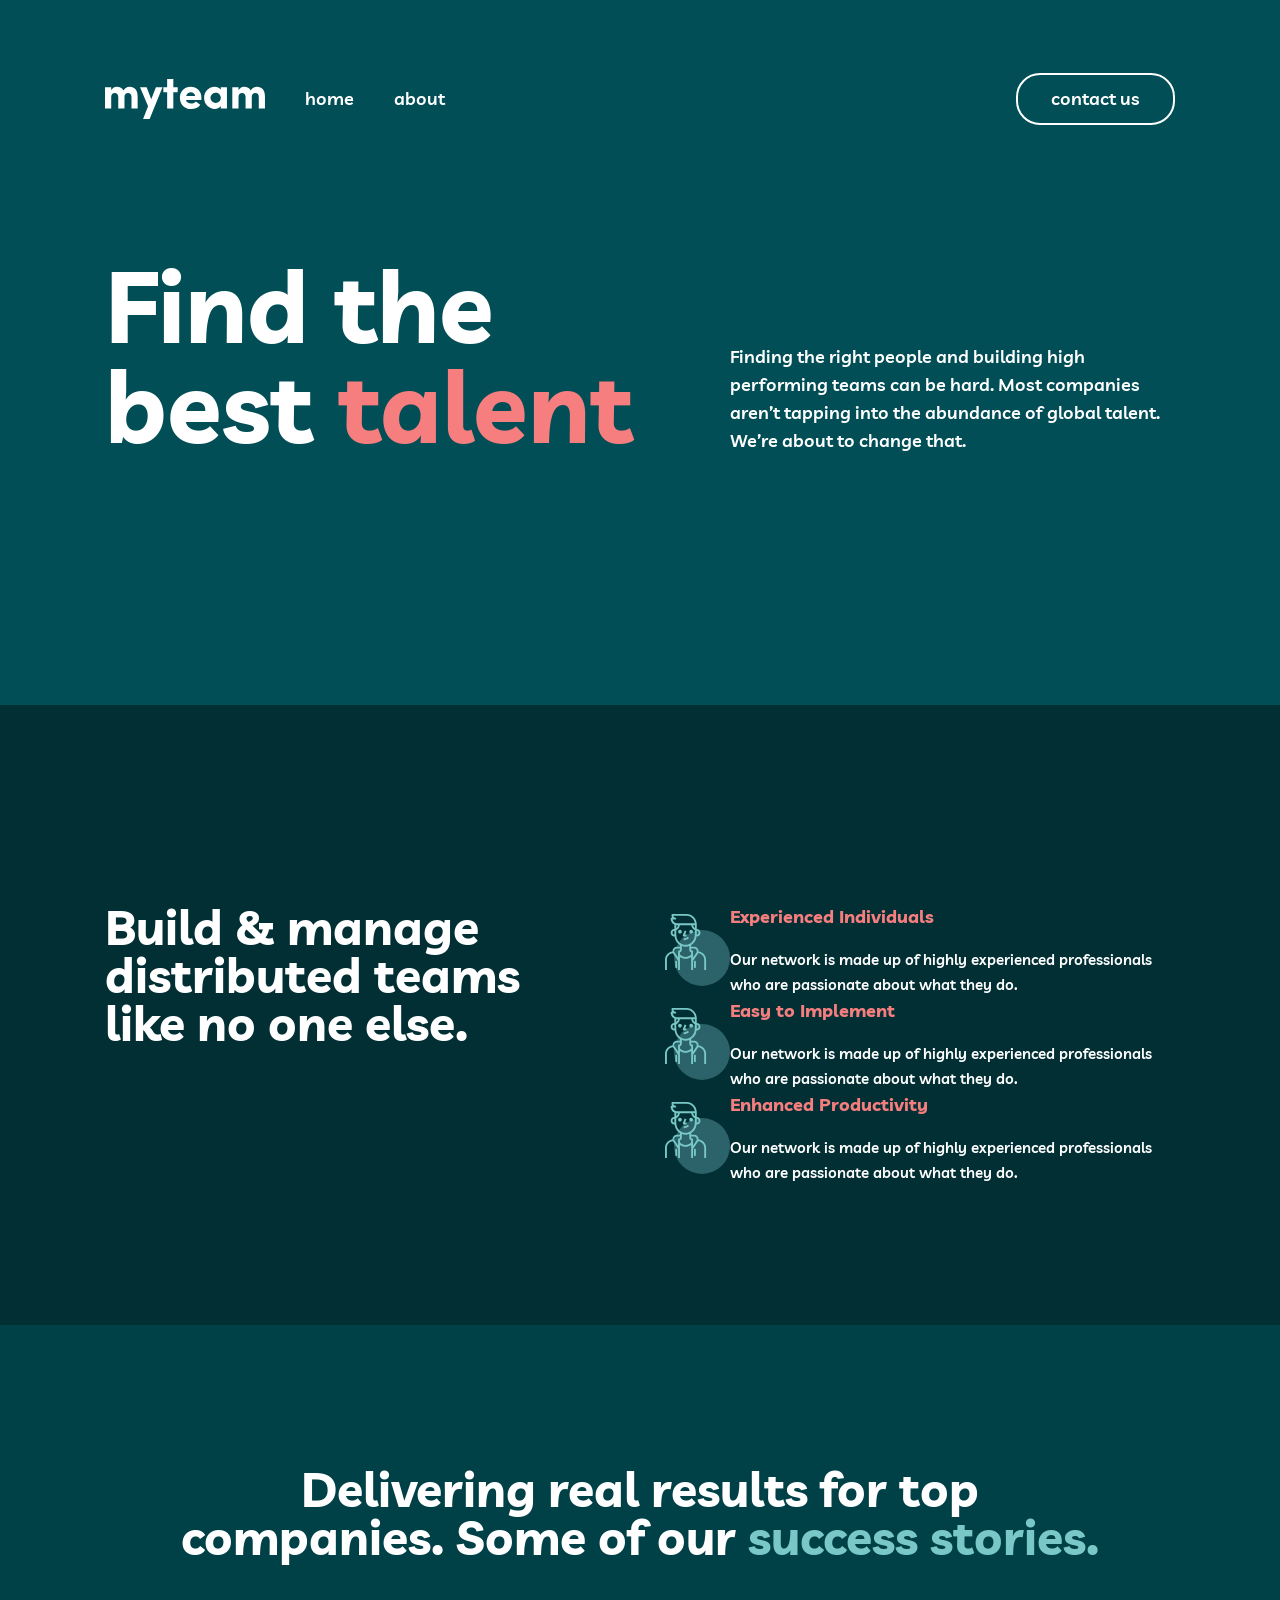
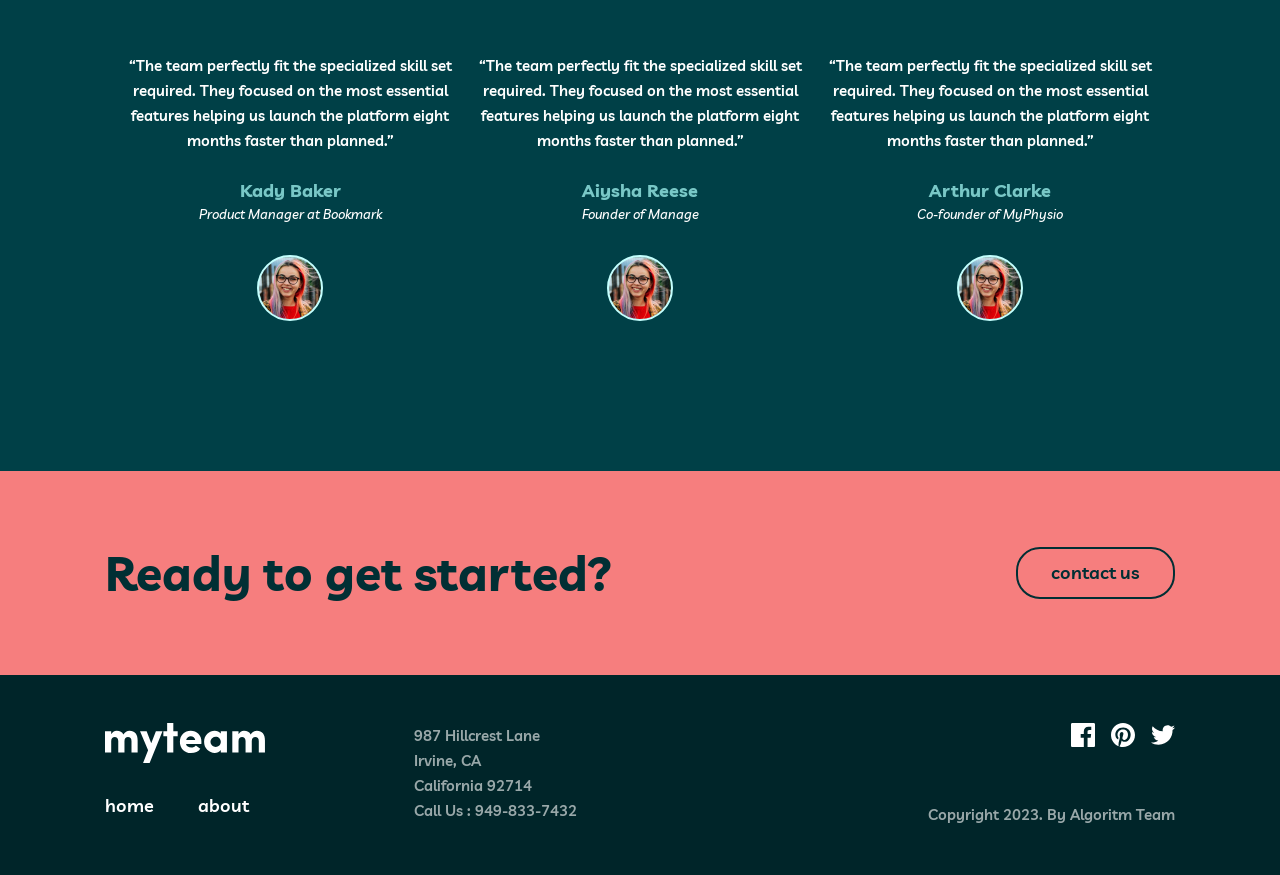
<file: index.html>
<!DOCTYPE html>
<html lang="en">
<head>
    <meta charset="UTF-8">
    <meta name="viewport" content="width=device-width, initial-scale=1.0">
    <title>My Team</title>
    <link rel="stylesheet" href="./style.css">
    
    <link rel="preconnect" href="https://fonts.googleapis.com">
    <link rel="preconnect" href="https://fonts.gstatic.com" crossorigin>
    <link href="https://fonts.googleapis.com/css2?family=Livvic:wght@500;600;700&display=swap" rel="stylesheet">
</head>
<body>
    <header class="header">
        <div class="container">
            <div class="header-wrapper">
                <img class="header-img" src="./myteam-logo.svg" alt="">
                <div class="header-menu-box">
                    <img class="close-img" src="./close.svg" alt="">
                    <a class="header-link" href="./index.html">home</a>
                    <a class="header-link" href="./about.html">about</a>
                    <button class="header-button">contact us</button>
                </div>
                <img class="header-burger" src="./Group 2.svg" alt="">
            </div>
            <div class="header-wrapper-2">
                <h1 class="header-title">Find the <br> best <span class="header-span">talent</span></h1>
                <p class="header-text">Finding the right people and building high performing teams can be hard. Most companies aren’t tapping into the abundance of global talent. We’re about to change that.</p>
            </div>
        </div>
    </header>
    <main class="main">
        <section class="hero">
            <div class="container">
                <div class="hero-wrapper">
                    <h2 class="hero-title">Build & manage distributed teams like no one else.</h2>
                    <div class="hero-box">
                        <div class="hero-box-2">
                            <img class="hero-img" src="./Group 11.svg" alt="">
                            <div class="hero-child-box">
                                <h3 class="hero-child-title">Experienced Individuals</h3>
                                <p class="hero-child-text">Our network is made up of highly experienced professionals who are passionate about what they do.</p>
                            </div>
                        </div>
                        <div class="hero-box-2">
                            <img class="hero-img" src="./Group 11.svg" alt="">
                            <div class="hero-child-box">
                                <h3 class="hero-child-title">Easy to Implement</h3>
                                <p class="hero-child-text">Our network is made up of highly experienced professionals who are passionate about what they do.</p>
                            </div>
                        </div>
                        <div class="hero-box-2">
                            <img class="hero-img" src="./Group 11.svg" alt="">
                            <div class="hero-child-box">
                                <h3 class="hero-child-title">Enhanced Productivity</h3>
                                <p class="hero-child-text">Our network is made up of highly experienced professionals who are passionate about what they do.</p>
                            </div>
                        </div>
                    </div>
                </div>
            </div>
        </section>
        <section class="real">
            <div class="container">
                <h2 class="real-title">Delivering real results for top companies. Some of our <span class="real-span">success stories.</span></h2>
                <div class="real-wrapper">
                    <div class="real-box">
                        <p class="real-text"> “The team perfectly fit the specialized skill set required. They focused on the most essential features helping us launch the platform eight months faster than planned.”</p>
                        <h3 class="real-title-2">Kady Baker</h3>
                        <p class="real-text-2">Product Manager at Bookmark</p>
                        <img class="real-img" src="./Oval@2x.svg" alt="">
                    </div>
                    
                    <div class="real-box">
                        <p class="real-text"> “The team perfectly fit the specialized skill set required. They focused on the most essential features helping us launch the platform eight months faster than planned.”</p>
                        <h3 class="real-title-2">Aiysha Reese</h3>
                        <p class="real-text-2">Founder of Manage</p>
                        <img class="real-img" src="./Oval@2x.svg" alt="">
                    </div>
                    
                    <div class="real-box">
                        <p class="real-text"> “The team perfectly fit the specialized skill set required. They focused on the most essential features helping us launch the platform eight months faster than planned.”</p>
                        <h3 class="real-title-2">Arthur Clarke</h3>
                        <p class="real-text-2">Co-founder of MyPhysio</p>
                        <img class="real-img" src="./Oval@2x.svg" alt="">
                    </div>
                </div>
            </div>
        </section>
        <section class="start">
            <div class="container">
                <div class="start-wrapper">
                    <h3 class="start-title">Ready to get started?</h3>
                    <button class="start-button">contact us</button>
                </div>
            </div>
        </section>
    </main>
    <footer class="footer">
        <div class="container">
            <div class="footer-wrapper">
                <div class="footer-box">
                    <img class="footer-img" src="./myteam-logo.svg" alt="">
                    <div class="footer-child-box">
                        <a class="footer-link" href="#">home</a>
                        <a class="footer-link" href="#">about</a>
                    </div>
                </div>
                <p class="footer-text">
                    987  Hillcrest Lane <br> Irvine, CA <br> California 92714 <br> Call Us : 949-833-7432
                </p>
                <div class="footer-box-2">
                    <a class="footer-social" href="#">
                        <img src="./Group 31.svg" alt="">
                    </a>
                    <p class="footer-text-2">Copyright 2023. By Algoritm Team</p>
                </div>
            </div>
        </div>
    </footer>






    <script src="./js/script.js"></script>
</body>
</html>
</file>
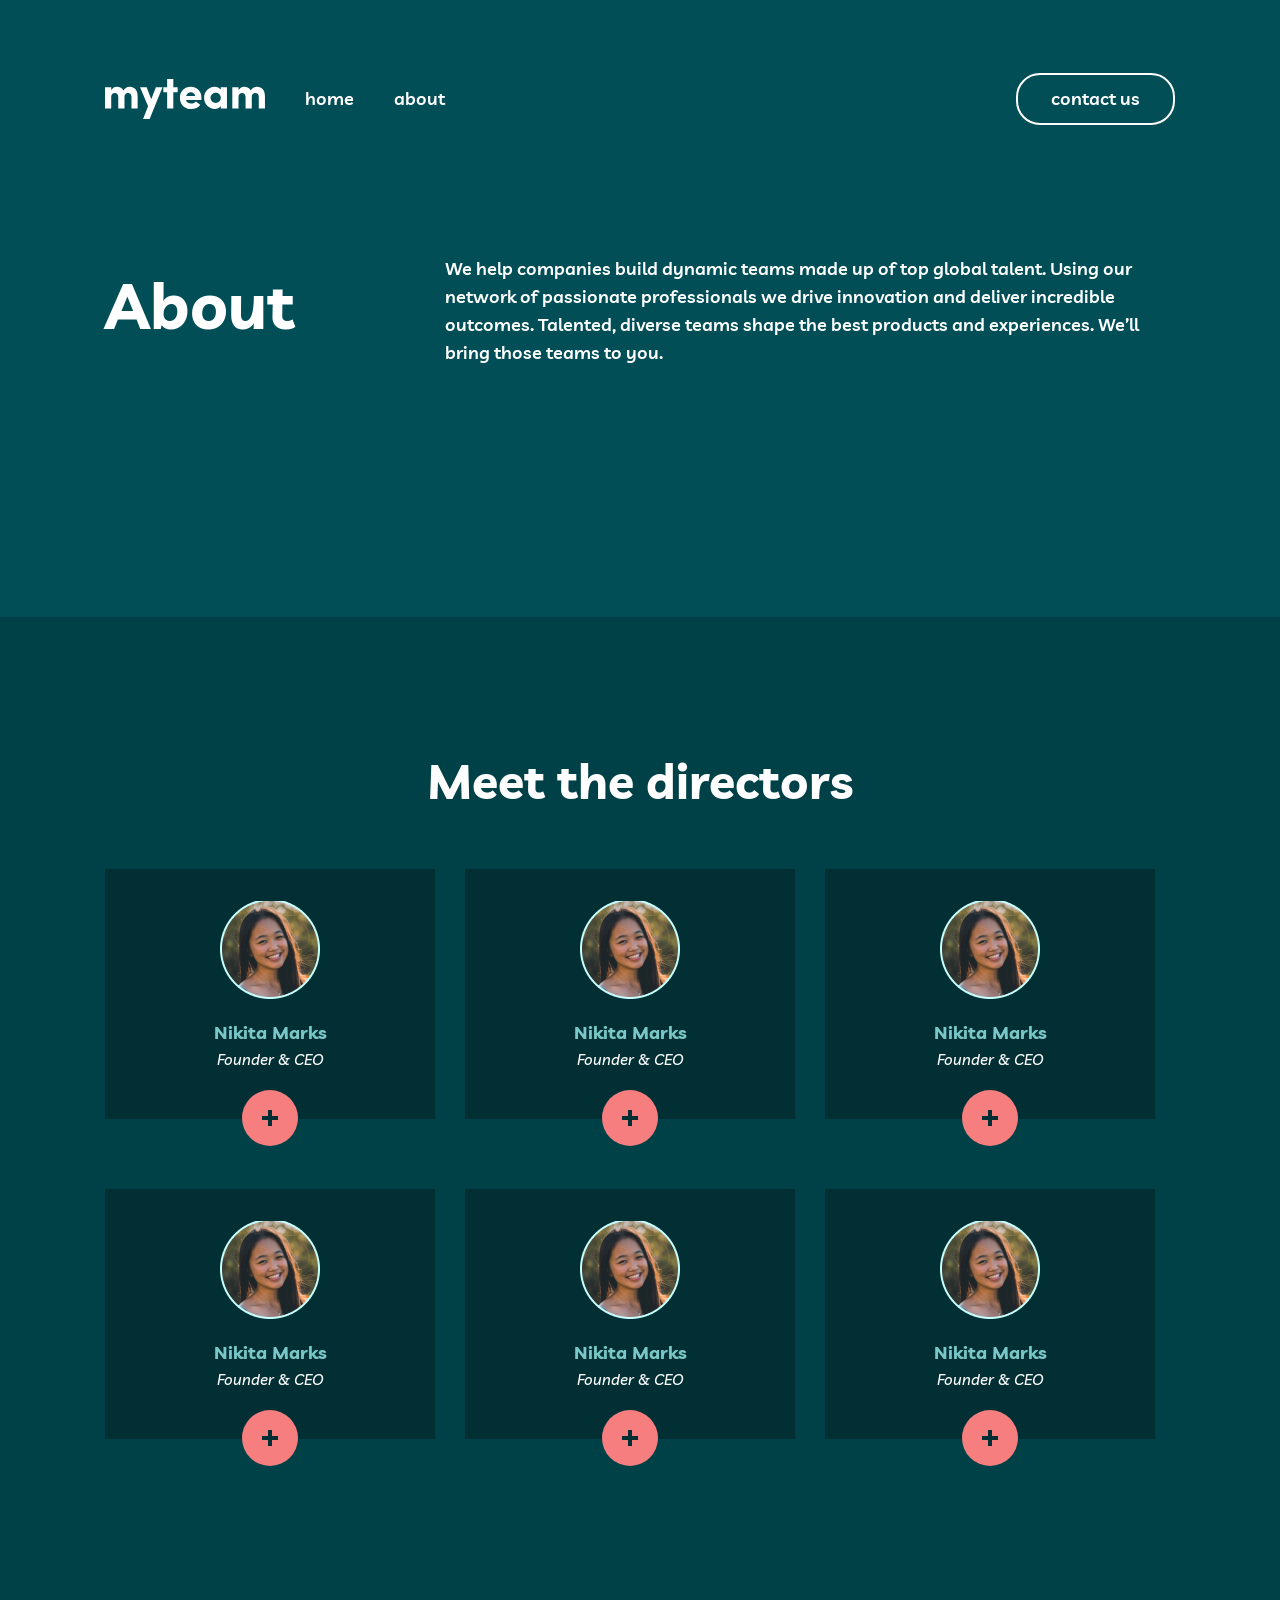
<file: about.html>
<!DOCTYPE html>
<html lang="en">
<head>
    <meta charset="UTF-8">
    <meta name="viewport" content="width=device-width, initial-scale=1.0">
    <title>About</title>
    <link rel="stylesheet" href="./style.css">
    <link rel="preconnect" href="https://fonts.googleapis.com">
    <link rel="preconnect" href="https://fonts.gstatic.com" crossorigin>
    <link href="https://fonts.googleapis.com/css2?family=Livvic:wght@500;600;700&display=swap" rel="stylesheet">
</head>
<body>
    <header class="header">
        <div class="container">
            <div class="header-wrapper">
                <img class="header-img" src="./myteam-logo.svg" alt="">
                <a class="header-link" href="./index.html">home</a>
                <a class="header-link" href="./about.html">about</a>
                <button class="header-button">contact us</button>
            </div>
            <div class="about-header-wrapper">
                <h3 class="about-header-title">About</h3>
                <p class="about-header-text">We help companies build dynamic teams made up of top global talent. Using our network of passionate professionals we drive innovation and deliver incredible outcomes. Talented, diverse teams shape the best products and experiences. We’ll bring those teams to you.</p>
            </div>
        </div>
    </header>
    <main class="main">
        <section class="meet">
            <div class="container">
                <h3 class="meet-title">Meet the directors</h3>

                <div class="meet-wrapper">
                    <div class="meet-box">
                        <img class="meet-img" src="./Oval.png" alt="">
                        <h4 class="meet-ttile-2">Nikita Marks</h4>
                        <p class="meet-text">Founder & CEO</p>
                        <img src="./Group 13.svg" alt="">
                    </div>
                    <div class="meet-box">
                        <img class="meet-img" src="./Oval.png" alt="">
                        <h4 class="meet-ttile-2">Nikita Marks</h4>
                        <p class="meet-text">Founder & CEO</p>
                        <img src="./Group 13.svg" alt="">
                    </div>
                    <div class="meet-box">
                        <img class="meet-img" src="./Oval.png" alt="">
                        <h4 class="meet-ttile-2">Nikita Marks</h4>
                        <p class="meet-text">Founder & CEO</p>
                        <img src="./Group 13.svg" alt="">
                    </div>
                    <div class="meet-box">
                        <img class="meet-img" src="./Oval.png" alt="">
                        <h4 class="meet-ttile-2">Nikita Marks</h4>
                        <p class="meet-text">Founder & CEO</p>
                        <img src="./Group 13.svg" alt="">
                    </div>
                    <div class="meet-box">
                        <img class="meet-img" src="./Oval.png" alt="">
                        <h4 class="meet-ttile-2">Nikita Marks</h4>
                        <p class="meet-text">Founder & CEO</p>
                        <img src="./Group 13.svg" alt="">
                    </div>
                    <div class="meet-box">
                        <img class="meet-img" src="./Oval.png" alt="">
                        <h4 class="meet-ttile-2">Nikita Marks</h4>
                        <p class="meet-text">Founder & CEO</p>
                        <img src="./Group 13.svg" alt="">
                    </div>
                </div>
            </div>
        </section>  
    </main>
</body>
</html>
</file>
<file: style.css>
*{
    box-sizing: border-box;
}

body {
    margin: 0;
    font-family: 'Livvic', sans-serif;
}

.container {
    width: 100%;
    max-width: 1110px;
    margin-right: auto;
    margin-left: auto;
    padding-right: 20px;
    padding-left: 20px;
}

.header{
    background: #014E56;
    padding-top: 73px;
    padding-bottom: 250px;
}

.header-wrapper {
    display: flex;
    gap: 40px;
    align-items: center;
    margin-bottom: 130px;
}

.header-menu-box {
    width: 100%;
    display: flex;
    align-items: center;
    gap: 40px;
}

.header-link {
    color: #FFF;
    font-family: Livvic;
    font-size: 18px;
    font-style: normal;
    font-weight: 600;
    line-height: 28px; /* 155.556% */
    text-decoration: none;
    transition: 0.3s;
}

.header-link:hover {
    color: #F67E7E;
    font-family: Livvic;
    font-size: 18px;
    font-style: normal;
    font-weight: 600;
    line-height: 28px; /* 155.556% */
}

.header-button {
    margin-left: auto;
    background: transparent;
    border-radius: 24px;
    border: 2px solid #FFF;
    color: #FFF;
    font-family: Livvic;
    font-size: 18px;
    font-style: normal;
    font-weight: 600;
    line-height: 28px; /* 155.556% */
    padding-top: 10px;
    padding-right: 33px;
    padding-bottom: 10px;
    padding-left: 33px;
    transition: 0.3s;
}

.header-button:hover {
    border-radius: 24px;
    border: 2px solid #FFF;
    background: #FFF;
    color: #002529;
    font-family: Livvic;
    font-size: 18px;
    font-style: normal;
    font-weight: 600;
    line-height: 28px; /* 155.556% */
}

.header-title {
    color: #FFF;
    font-family: Livvic;
    font-size: 100px;
    font-style: normal;
    font-weight: 700;
    line-height: 100px; /* 100% */
    margin: 0;
    
}

.header-span{
    color: #F67E7E;
    font-family: Livvic;
    font-size: 100px;
    font-style: normal;
    font-weight: 700;
    line-height: 100px;
}

.header-text {
    color: #FFF;
    font-family: Livvic;
    font-size: 18px;
    font-style: normal;
    font-weight: 600;
    line-height: 28px; /* 155.556% */
    margin: 0;
}

.header-wrapper-2 {
    display: flex;
    justify-content: space-between;
    align-items: end;
}

.header-text {
    width: 445px;
}

.hero {
    background: #012F34;
    padding-top: 198px;
    padding-bottom: 140px;
}

.hero-title{
    width: 445px;
    color: #FFF;
    font-family: Livvic;
    font-size: 48px;
    font-style: normal;
    font-weight: 700;
    line-height: 48px; /* 100% */
    margin: 0;
}

.hero-child-title {
    color: #F67E7E;
    font-family: Livvic;
    font-size: 18px;
    font-style: normal;
    font-weight: 700;
    line-height: 28px; /* 155.556% */
    margin: 0;
    margin-bottom: 16px;
}

.hero-child-text {
    width: 445px;
    margin: 0;
    color: #FFF;
    font-family: Livvic;
    font-size: 15px;
    font-style: normal;
    font-weight: 600;
    line-height: 25px; /* 166.667% */
}

.hero-wrapper{
    display: flex;
    justify-content: space-between;
}

.hero-box-2 {
    display: flex;
}

.real {
    background: #004047;
    padding-top: 140px;
    padding-bottom: 150px;
}

.real-title {
    width: 932px;
    text-align: center;
    color: #FFF;
    text-align: center;
    font-family: Livvic;
    font-size: 48px;
    font-style: normal;
    font-weight: 700;
    line-height: 48px; /* 100% */
    margin: 0;
    margin-left: auto;
    margin-right: auto;
    margin-bottom: 92px;
}

.real-text {
    color: #FFF;
    text-align: center;
    font-family: Livvic;
    font-size: 15px;
    font-style: normal;
    font-weight: 600;
    line-height: 25px; /* 166.667% */
    margin: 0;
    margin-bottom: 24px;
}

.real-title-2 {
    color: #79C8C7;
    text-align: center;
    font-family: Livvic;
    font-size: 18px;
    font-style: normal;
    font-weight: 700;
    line-height: 28px; /* 155.556% */
    margin: 0;
}

.real-text-2 {
    color: #FFF;
    text-align: center;
    font-family: Livvic;
    font-size: 13px;
    font-style: italic;
    font-weight: 500;
    line-height: 18px; /* 138.462% */
    margin: 0;
    margin-bottom: 32px;
}

.real-span{
    color: #79C8C7;
    font-family: Livvic;
    font-size: 48px;
    font-style: normal;
    font-weight: 700;
    line-height: 48px;
}

.real-wrapper {
    display: flex;
    justify-content: center;
}

.real-box {
    width: 350px;
    display: flex;
    flex-direction: column;
    justify-content: center;
    align-items: center;
}

.start {
    background: #F67E7E;
    padding-top: 76px;
    padding-bottom: 76px;
}

.start-title {
    color: #012F34;
    font-family: Livvic;
    font-size: 48px;
    font-style: normal;
    font-weight: 700;
    line-height: 48px; /* 100% */
    margin: 0;
}

.start-button {
    border-radius: 24px;
    border: 2px solid #012F34;
    color: #012F34;
    font-family: Livvic;
    font-size: 18px;
    font-style: normal;
    font-weight: 600;
    line-height: 28px; /* 155.556% */
    padding-top: 10px;
    padding-right: 33px;
    padding-bottom: 10px;
    padding-left: 33px;
    background: transparent;
    transition: 0.3s;
}

.start-button:hover{
    border-radius: 24px;
    border: 2px solid #012F34;
    background: #012F34;
    color: #FFF;
    font-family: Livvic;
    font-size: 18px;
    font-style: normal;
    font-weight: 600;
    line-height: 28px; /* 155.556% */
}

.start-wrapper {
    display: flex;
    justify-content: space-between;
    align-items: center;
}

.footer {
    background: #002529;
    padding-top: 48px;
    padding-bottom: 48px;
}

.footer-wrapper {
    display: flex;
    gap: 125px;
}

.footer-box-2 {
    margin-left: auto;
    text-align: end;
}

.footer-link {
    display: inline-block;
    color: #FFF;
    font-family: Livvic;
    font-size: 18px;
    font-style: normal;
    font-weight: 600;
    line-height: 28px; /* 155.556% */
    margin-right: 40px;
    margin-top: 25px;
    text-decoration: none;
}

.footer-text {
    color: #FFF;
    font-family: Livvic;
    font-size: 15px;
    font-style: normal;
    font-weight: 600;
    line-height: 25px; /* 166.667% */
    opacity: 0.6;
    margin: 0;
}

.footer-text-2 {
    color: #FFF;
    text-align: right;
    font-family: Livvic;
    font-size: 15px;
    font-style: normal;
    font-weight: 600;
    line-height: 25px; /* 166.667% */
    opacity: 0.6;
    margin: 0;
    margin-top: 51px;
}

.about-header-wrapper {
    display: flex;
    justify-content: space-between;
}

.about-header-title {
    color: #FFF;
    font-family: Livvic;
    font-size: 64px;
    font-style: normal;
    font-weight: 700;
    line-height: 100px; /* 156.25% */
    margin: 0;
}

.about-header-text {
    width: 730px;
    color: #FFF;
    font-family: Livvic;
    font-size: 18px;
    font-style: normal;
    font-weight: 600;
    line-height: 28px; /* 155.556% */
    margin: 0;
}

.meet {
    padding-top: 140px;
    padding-bottom: 140px;
    background: #004047;
}

.meet-title {
    color: #FFF;
    text-align: center;
    font-family: Livvic;
    font-size: 48px;
    font-style: normal;
    font-weight: 700;
    line-height: 48px; /* 100% */
    margin: 0;
    margin-bottom: 64px;
}

.meet-wrapper {
    display: flex;
    gap: 30px;
    flex-wrap: wrap;
}

.meet-box {
    width: 330px;
    height: 250px;
    background: #012F34;
    text-align: center;
    padding-top: 32px;
    margin-bottom: 40px;
}

.meet-ttile-2 {
    color: #79C8C7;
    text-align: center;
    font-family: Livvic;
    font-size: 18px;
    font-style: normal;
    font-weight: 700;
    line-height: 28px; /* 155.556% */
    margin: 0;
    margin-top: 16px;
}

.meet-text {
    color: #FFF;
    text-align: center;
    font-family: Livvic;
    font-size: 15px;
    font-style: italic;
    font-weight: 500;
    line-height: 25px; /* 166.667% */
    margin: 0;
    margin-bottom: 18px;
}

.header-burger {
    display: none;
}

/* RESPONSIVE */

@media (max-width: 1000px) {
    .header-wrapper-2 {
        flex-direction: column;
        align-items: center;
        text-align: center;
        gap: 24px;
    }
    
    .header-title {
        color: #FFF;
        text-align: center;
        font-family: Livvic;
        font-size: 64px;
        font-style: normal;
        font-weight: 700;
        line-height: 56px; /* 87.5% */
    }
    
    .header-span {
        color: #F67E7E;
        font-family: Livvic;
        font-size: 64px;
        font-style: normal;
        font-weight: 700;
        line-height: 56px;
    }
    
    .header-text {
        max-width: 457px;
        font-size: 15px;
    }
    
    .hero {
        padding-top: 136px;
        padding-bottom: 100px;
    }
    
    .hero-wrapper{
        flex-direction: column;
        align-items: center;
    }
    
    .hero-title {
        color: #FFF;
        font-family: Livvic;
        font-size: 32px;
        font-style: normal;
        font-weight: 700;
        line-height: 32px; /* 100% */
        margin-bottom: 64px;
    }
    
    .hero-img {
        margin-right: 23px;
    }
    
    .hero-box {
        display: flex;
        flex-direction: column;
        gap: 32px;
    }
    
    .real {
        padding-top: 100px;
        padding-bottom: 100px;
    }
    
    .real-title {
        max-width: 473px;
        color: #FFF;
        text-align: center;
        font-family: Livvic;
        font-size: 32px;
        font-style: normal;
        font-weight: 700;
        line-height: 32px; /* 100% */
        margin-bottom: 84px;
    }
    
    .real-span {
        color: #79C8C7;
        font-family: Livvic;
        font-size: 32px;
        font-style: normal;
        font-weight: 700;
        line-height: 32px;
    }
    
    .real-wrapper {
        flex-direction: column;
        align-items: center;
        gap: 84px;
    }
    
    .real-box {
        max-width: 573px;
    }
    
    .start-title {
        color: #012F34;
        font-family: Livvic;
        font-size: 32px;
        font-style: normal;
        font-weight: 700;
        line-height: 32px; /* 100% */
    }

    .start-wrapper {
        gap: 84px;
        justify-content: center;
    }
}


@media (max-width: 800px) {
    .footer-wrapper {
        flex-direction: column;
        align-items: center;
        gap: 50px;
    }

    .footer-box-2 {
        margin-left: 0;
        text-align: center;
    }

    .footer-text-2 {
        margin-top: 30px;
    }
}

.close-img {
    display: none;
}

@media (max-width: 610px) {
    .header-menu-box {
        position: absolute;
        top: 0;
        right: 0;
        width: 255px;
        height: 100vh;
        display: none;
        flex-direction: column;
        align-items: start;
        background: #2C6269;
        padding-top: 112px;
        padding-left: 48px;
    }

    .close-img {
        display: block;
        position: absolute;
        top: 56px;
        right: 25px;
    }

    .header-button {
        margin-left: 0;
    }

    .header-burger {
        display: block;
        cursor: pointer;
        margin-left: auto;
    }

    .start-wrapper {
        flex-direction: column;
        align-items: center;
        gap: 24px;
    }

    .start-title {
        width: 300px;
        text-align: center;
    }

    .hero-child-box {
        max-width: 445px;
    }

    .hero-box-2 {
        flex-direction: column;
        text-align: center;
    }

    .hero-img {
        width: 72px;
        height: 72px;
        margin-left: auto;
        margin-right: auto;
        margin-bottom: 16px;
    }

    .real-title {
        max-width: 327px;
    }

    .hero-title {
        max-width: 400px;
    }

    .header-text {
        max-width: 350px;
    }

    .hero-child-text {
        max-width: 350px;
    }
}

@media (max-width: 400px) {
    .hero-title {
        max-width: 240px;
    }
}

@media (max-width: 350px) {
    .header-text {
        max-width: 300px;
    }

    .hero-child-text {
        max-width: 300px;
    }

    .real-title {
        max-width: 300px;
    }

    .real-text {
        max-width: 300px;
    }

    .real-box {
        max-width: 300px;
    }
}
</file>
